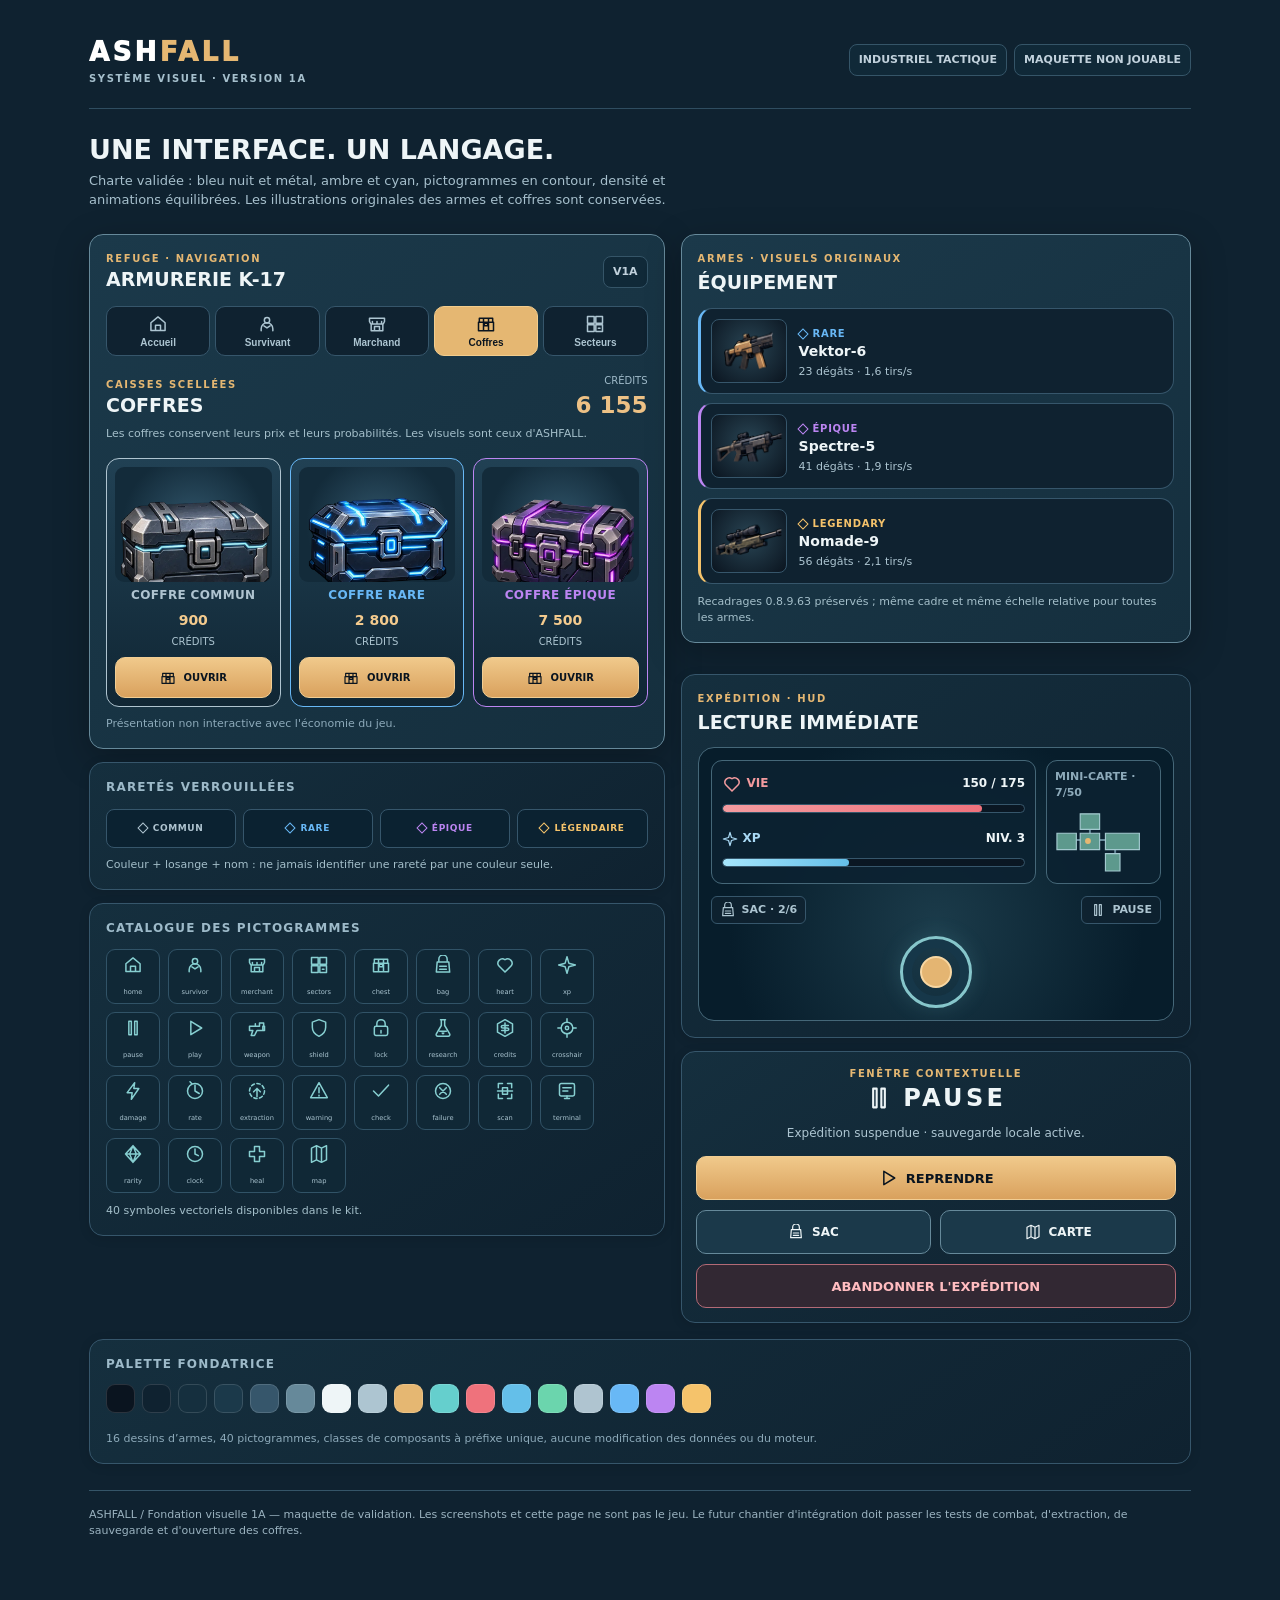
<file: ASHFALL_1A_Apercu.html>
<!doctype html><html lang="fr"><head><meta charset="utf-8"><meta name="viewport" content="width=device-width, initial-scale=1,viewport-fit=cover"><title>ASHFALL | Identité visuelle 1A</title><style>/* ASHFALL / SYSTEME VISUEL 1A / prefixe ash-ui. A charger APRES le CSS historique.
   Aucun selecteur actuel du moteur n'est surcharge dans cette fondation. */
:root {
  color-scheme:dark;
  --ash-void:#0a141f;
  --ash-bg:#0f2230;
  --ash-surface:#152f3e;
  --ash-surface-raised:#1b394a;
  --ash-surface-hover:#264657;
  --ash-border:#36566b;
  --ash-border-strong:#66899a;
  --ash-text:#eef5f7;
  --ash-text-muted:#adc5d1;
  --ash-text-subtle:#8daaba;
  --ash-amber:#e5b772;
  --ash-amber-hover:#f2cc8c;
  --ash-cyan:#65cfcd;
  --ash-health:#ef727c;
  --ash-xp:#64bfe9;
  --ash-success:#6bd5ad;
  --ash-warning:#efac6d;
  --ash-danger:#de8088;
  --ash-common:#afc4d0;
  --ash-rare:#68b8f6;
  --ash-epic:#bc85f2;
  --ash-legendary:#f5c36b;
  --ash-radius-xs:6px;
  --ash-radius-sm:10px;
  --ash-radius-md:14px;
  --ash-radius-lg:20px;
  --ash-space-1:4px;
  --ash-space-2:8px;
  --ash-space-3:12px;
  --ash-space-4:16px;
  --ash-space-5:20px;
  --ash-space-6:24px;
  --ash-shadow:0 10px 35px rgba(0,0,0,.25);
  --ash-glow-cyan:0 0 16px rgba(101,207,205,.20);
  --ash-glow-amber:0 0 15px rgba(229,183,114,.20);
  --ash-font:system-ui,-apple-system,"Segoe UI",sans-serif;
  --ash-tap-target:44px;
  --ash-ease:cubic-bezier(.22,1,.36,1);
  --ash-fast:140ms;
  --ash-normal:220ms;
  --ash-reveal:420ms;
}
/* Foundation styles, non-invasive: activate component by adding an ash-ui class. */
.ash-ui-root {font-family:var(--ash-font);color:var(--ash-text);background:var(--ash-bg);font-size:14px;line-height:1.45}
.ash-ui-root *, .ash-ui-root *::before, .ash-ui-root *::after {box-sizing:border-box}
.ash-ui-icon {display:inline-block;width:20px;height:20px;flex:0 0 auto;fill:none;stroke:currentColor;stroke-width:1.8;stroke-linecap:round;stroke-linejoin:round;vertical-align:-.23em}
.ash-ui-icon--sm {width:16px;height:16px}
.ash-ui-icon--lg {width:28px;height:28px}
.ash-ui-icon--xl {width:36px;height:36px}
.ash-ui-title{margin:0;color:var(--ash-text);font-weight:850;font-size:clamp(21px,5.5vw,27px);line-height:1.15;letter-spacing:.035em}
.ash-ui-kicker{margin:0;color:var(--ash-amber);font-size:10px;font-weight:850;line-height:1.5;letter-spacing:.16em;text-transform:uppercase}
.ash-ui-body{color:var(--ash-text-muted);line-height:1.55}
.ash-ui-caption{color:var(--ash-text-subtle);font-size:11px}
.ash-ui-card{min-width:0;padding:var(--ash-space-4);border:1px solid var(--ash-border);border-radius:var(--ash-radius-md);background:linear-gradient(145deg,var(--ash-surface),var(--ash-bg));box-shadow:0 2px 11px rgba(0,0,0,.12)}
.ash-ui-card--raised{border-color:var(--ash-border-strong);background:linear-gradient(145deg,var(--ash-surface-raised),var(--ash-surface));box-shadow:var(--ash-shadow)}
.ash-ui-card--compact{padding:var(--ash-space-3)}
.ash-ui-btn{min-height:var(--ash-tap-target);display:inline-flex;justify-content:center;align-items:center;gap:8px;border-radius:var(--ash-radius-sm);border:1px solid var(--ash-border-strong);background:var(--ash-surface-raised);color:var(--ash-text);font-family:var(--ash-font);font-size:13px;font-weight:800;text-align:center;padding:10px 14px;cursor:pointer;transition:background var(--ash-normal) var(--ash-ease),transform var(--ash-fast) var(--ash-ease),box-shadow var(--ash-normal) var(--ash-ease);touch-action:manipulation}
.ash-ui-btn:active:not(:disabled){transform:scale(.98)}
.ash-ui-btn:focus-visible,.ash-ui-tab:focus-visible {outline:2px solid var(--ash-cyan);outline-offset:3px}
.ash-ui-btn:disabled{opacity:.44;cursor:not-allowed}
.ash-ui-btn--primary{background:linear-gradient(#f0c98b,#d9a15d);border-color:#f1cd93;color:var(--ash-void)}
.ash-ui-btn--secondary{border-color:var(--ash-border-strong);background:var(--ash-surface-raised)}
.ash-ui-btn--quiet{background:transparent;border-color:var(--ash-border)}
.ash-ui-btn--danger{background:#322833;border-color:#b36a76;color:#ffbcc0}
.ash-ui-btn--block{width:100%}
.ash-ui-tab{min-width:0;min-height:var(--ash-tap-target);display:flex;align-items:center;justify-content:center;flex-direction:column;gap:3px;padding:7px 5px;border:1px solid var(--ash-border);border-radius:var(--ash-radius-sm);background:var(--ash-bg);color:var(--ash-text-muted);font-weight:700;font-size:10px;cursor:pointer}
.ash-ui-tab[aria-current="page"],.ash-ui-tab[aria-selected="true"]{color:var(--ash-void);background:var(--ash-amber);border-color:var(--ash-amber-hover)}
.ash-ui-tabs{display:grid;grid-template-columns:repeat(5,minmax(0,1fr));gap:5px}
.ash-ui-stat{display:grid;gap:4px;padding:10px 12px;border:1px solid var(--ash-border);border-radius:var(--ash-radius-sm);background:rgba(10,20,31,.55)}
.ash-ui-stat small{font-size:10px;font-weight:800;letter-spacing:.06em;color:var(--ash-text-subtle);text-transform:uppercase}
.ash-ui-stat strong{font-size:20px;line-height:1.15;color:var(--ash-text)}
.ash-ui-meter{height:9px;overflow:hidden;border-radius:999px;border:1px solid var(--ash-border);background:#0a1723}
.ash-ui-meter>span{display:block;height:100%;background:var(--ash-cyan);border-radius:999px}
.ash-ui-meter--hp>span{background:linear-gradient(90deg,#f49b9f,var(--ash-health))}
.ash-ui-meter--xp>span{background:linear-gradient(90deg,#a6e6fc,var(--ash-xp))}
.ash-ui-rarity{--ash-rarity:var(--ash-common);display:inline-flex;align-items:center;gap:6px;color:var(--ash-rarity);font-size:10px;font-weight:850;letter-spacing:.07em;text-transform:uppercase}
.ash-ui-rarity::before{content:"";display:inline-block;width:8px;height:8px;border:1.6px solid currentColor;transform:rotate(45deg)}
.ash-ui-rarity[data-rarity="common"]{--ash-rarity:var(--ash-common)}
.ash-ui-rarity[data-rarity="rare"]{--ash-rarity:var(--ash-rare)}
.ash-ui-rarity[data-rarity="epic"]{--ash-rarity:var(--ash-epic)}
.ash-ui-rarity[data-rarity="legendary"]{--ash-rarity:var(--ash-legendary)}
.ash-ui-item{--ash-item-color:var(--ash-common);display:grid;grid-template-columns:76px minmax(0,1fr);gap:12px;align-items:center;padding:10px;border:1px solid var(--ash-border);border-left:3px solid var(--ash-item-color);border-radius:var(--ash-radius-md);background:var(--ash-bg)}
.ash-ui-item[data-rarity="rare"]{--ash-item-color:var(--ash-rare)}
.ash-ui-item[data-rarity="epic"]{--ash-item-color:var(--ash-epic)}
.ash-ui-item[data-rarity="legendary"]{--ash-item-color:var(--ash-legendary)}
.ash-ui-item-image{width:76px;height:64px;display:grid;place-items:center;overflow:hidden;border-radius:8px;border:1px solid var(--ash-border);background:radial-gradient(circle at 50% 44%,#294554,var(--ash-void))}
.ash-ui-item-image img{display:block;width:100%;height:100%;object-fit:contain;object-position:50% 50%;transform:none!important;max-width:100%;max-height:100%;}
.ash-ui-item-title{display:block;font-size:14px;font-weight:850;color:var(--ash-text);line-height:1.2}
.ash-ui-item-meta{margin-top:4px;font-size:11px;color:var(--ash-text-muted)}
.ash-ui-modal-scrim{position:fixed;inset:0;z-index:8000;display:flex;justify-content:center;align-items:center;padding:max(20px,env(safe-area-inset-top)) 12px max(20px,env(safe-area-inset-bottom));background:rgba(3,12,20,.88);backdrop-filter:blur(7px)}
.ash-ui-modal{width:min(100%,430px);max-height:calc(100dvh - 40px);overflow-y:auto;overscroll-behavior:contain;padding:20px 16px;border:1px solid var(--ash-border-strong);border-radius:var(--ash-radius-lg);background:linear-gradient(155deg,var(--ash-surface-raised),var(--ash-bg));box-shadow:0 20px 65px rgba(0,0,0,.55)}
.ash-ui-chip{display:inline-flex;align-items:center;gap:6px;padding:5px 8px;border-radius:var(--ash-radius-xs);border:1px solid var(--ash-border);background:rgba(15,34,48,.8);color:var(--ash-text-muted);font-size:11px;font-weight:750}
.ash-ui-chest-image{display:grid;place-items:center;width:100%;height:134px;padding:2px;overflow:hidden;border-radius:var(--ash-radius-sm);background:radial-gradient(circle,#24475a,#102130 75%)}
.ash-ui-chest-image img{max-width:100%;max-height:100%;object-fit:contain;display:block}
@media(prefers-reduced-motion:reduce){.ash-ui-root *, .ash-ui-root *::before,.ash-ui-root *::after{animation-duration:.01ms!important;transition-duration:.01ms!important}}
@media(max-width:355px){.ash-ui-tabs{gap:3px}.ash-ui-tab{padding:5px 2px;font-size:9px}.ash-ui-card{padding:12px}}


body{margin:0;background:#07121c;color:#eef5f7;font-family:system-ui,-apple-system,Segoe UI,sans-serif}
.demo-shell{max-width:1150px;margin:0 auto;padding:30px 24px 66px}
.demo-head{display:flex;align-items:center;justify-content:space-between;gap:18px;padding:4px 0 22px;border-bottom:1px solid #2f4d60}
.demo-brand{font-size:26px;font-weight:950;letter-spacing:.13em;color:#fff}.demo-brand span{color:#e5b772}
.demo-tag{font-size:10px;color:#a6c0cd;letter-spacing:.16em;text-transform:uppercase;font-weight:850}
.demo-topline{display:flex;gap:7px;align-items:center;flex-wrap:wrap}
.demo-chip{padding:7px 9px;border-radius:8px;border:1px solid #355568;color:#c1d1dc;background:#102938;font-size:11px;font-weight:700}
.demo-title{margin:26px 0 6px;font-size:27px;line-height:1.1}.demo-subtitle{margin:0 0 24px;color:#a7c0cd;font-size:13px;max-width:630px;line-height:1.5}
.demo-main{display:grid;grid-template-columns:minmax(0,1.06fr) minmax(0,.94fr);gap:16px;align-items:start}
.demo-main>section{min-width:0}
.demo-group{display:grid;gap:13px}
.demo-card-head{display:flex;justify-content:space-between;align-items:center;gap:8px}
.demo-main-title{font-size:19px;font-weight:870;margin:0}.demo-caption{color:#a4bfca;font-size:11px;margin:4px 0 0}
.demo-counter{font-size:23px;color:#edc185;font-weight:850}
.demo-chest-list{display:grid;grid-template-columns:repeat(3,minmax(0,1fr));gap:9px;margin-top:16px}
.demo-chest{--tone:#afc4d0;min-width:0;border:1px solid var(--tone);border-radius:13px;background:linear-gradient(#214154,#102634);padding:8px;text-align:center;display:grid;gap:5px}
.demo-chest[data-rarity="rare"]{--tone:#68b8f6}
.demo-chest[data-rarity="epic"]{--tone:#bc85f2}
.demo-chest .ash-ui-chest-image{height:115px;background:radial-gradient(circle,#31556a,#132b3a 73%);border-radius:9px}
.demo-chest h4{font-size:12px;margin:0;color:var(--tone);letter-spacing:.03em}
.demo-chest strong{font-size:14px;color:#f4cb8e}.demo-chest small{font-size:10px;color:#adc5d1}
.demo-chest .ash-ui-btn{font-size:10px;min-height:41px;padding:7px 3px;margin-top:3px}
.demo-weapon-list{display:grid;gap:9px;margin-top:12px}
.demo-weapon-list .ash-ui-item{grid-template-columns:76px minmax(0,1fr)}
.demo-stats-row{display:grid;grid-template-columns:1fr 1fr;gap:9px}
.demo-stats-row .ash-ui-stat strong{font-size:21px}
.demo-demo-hud{border:1px solid #456778;border-radius:16px;overflow:hidden;background:radial-gradient(circle at 50% 65%,#1b3b4a,#071d2b 70%);min-height:260px;display:flex;flex-direction:column;padding:12px;gap:12px}
.demo-demo-hud-header{display:grid;grid-template-columns:minmax(0,1fr) 115px;gap:10px}
.demo-health{border-radius:11px;background:#0b2231e8;border:1px solid #456778;padding:10px;display:grid;gap:8px}
.demo-health-head{display:flex;align-items:center;justify-content:space-between;gap:7px;font-size:12px;font-weight:850}
.demo-health-head .status{display:inline-flex;align-items:center;gap:5px}.demo-health-head strong{font-size:12px}
.demo-map{border:1px solid #456778;border-radius:11px;background:#0b2231e8;padding:8px;display:grid;gap:4px}
.demo-map svg{width:100%;height:70px}
.demo-joystick{width:72px;height:72px;border-radius:50%;border:3px solid #86c6cb;box-shadow:0 0 0 9px #163749 inset,0 0 22px #75c9d42a;margin:auto;display:grid;place-items:center}
.demo-joystick::after{content:'';display:block;width:32px;height:32px;border-radius:50%;background:#e4b572;border:2px solid #f8d7a2}
.demo-hud-foot{display:flex;justify-content:space-between;gap:12px;align-items:center}
.demo-hud-foot .ash-ui-btn{font-size:12px}
.demo-pause{padding:14px;text-align:center}
.demo-pause-header{display:flex;gap:10px;align-items:center;justify-content:center;margin-bottom:8px}
.demo-pause-header h3{font-size:24px;margin:0;letter-spacing:.14em}
.demo-pause .ash-ui-body{font-size:12px;margin:7px 0 14px}
.demo-pause-buttons{display:grid;grid-template-columns:1fr 1fr;gap:9px;margin-top:10px}
.demo-pause-buttons .ash-ui-btn{font-size:12px;padding:7px}
.demo-rarity-grid{display:grid;grid-template-columns:repeat(4,minmax(0,1fr));gap:7px;margin-top:12px}
.demo-rarity-sample{display:flex;justify-content:center;padding:12px 3px;background:#0b2231;border:1px solid #36566b;border-radius:8px}
.demo-rarity-sample .ash-ui-rarity{font-size:9px}
.demo-section-title{font-size:12px;text-transform:uppercase;letter-spacing:.1em;color:#9dbac9;font-weight:850;margin:0 0 9px}
.demo-footer{border-top:1px solid #355568;margin-top:26px;padding-top:16px;font-size:11px;color:#9bb3c0}
.demo-icon-gallery{display:flex;flex-wrap:wrap;gap:8px;margin-top:12px}
.demo-icon-tile{width:54px;min-height:55px;display:grid;place-items:center;gap:2px;background:#102836;border:1px solid #315367;border-radius:9px;font-size:8px;color:#aac4d0}
.demo-icon-tile .ash-ui-icon{color:#87cfd1}
.demo-swatches{display:flex;gap:7px;margin:10px 0 14px;flex-wrap:wrap}
.demo-swatch{width:29px;height:29px;border:1px solid #ffffff22;border-radius:9px;display:block}
.demo-expedition{margin-top:18px}
@media(max-width:780px){.demo-shell{padding:22px 11px 50px}.demo-head{gap:8px}.demo-brand{font-size:22px}.demo-main{grid-template-columns:1fr;gap:13px}.demo-main-title{font-size:18px}.demo-title{font-size:24px}.demo-chest-list{gap:6px}.demo-chest{padding:5px}.demo-chest .ash-ui-chest-image{height:100px}.demo-chest strong{font-size:12px}.demo-chest h4{font-size:10px}.demo-rarity-grid{gap:4px}.demo-rarity-sample .ash-ui-rarity{font-size:8px}.demo-health{padding:9px}.demo-topline{display:none}}
</style></head><body class="ash-ui-root"><svg xmlns="http://www.w3.org/2000/svg" aria-hidden="true" focusable="false" style="position:absolute;width:0;height:0;overflow:hidden">
<defs>
<!-- ASHFALL / Iconographie tactique. 24 x 24, tracé 1,8 px, arrondis discrets. Aucun emoji. -->
<symbol id="ash-i-home" viewBox="0 0 24 24"><path d="m3.5 10.5 8.5-7 8.5 7v9.3H3.5zM9 19.8v-6.2h6v6.2"/></symbol>
<symbol id="ash-i-survivor" viewBox="0 0 24 24"><circle cx="12" cy="7.5" r="3.2"/><path d="M5 20v-2.4a7 7 0 0 1 14 0V20M8.3 14.2l3.7 2.5 3.7-2.5"/></symbol>
<symbol id="ash-i-merchant" viewBox="0 0 24 24"><path d="M3 9V5h18v4l-1.5 3H4.5zM5 12v8h14v-8M9 20v-5h6v5M6.5 9v2.3m5.5-2.3v2.3M17.5 9v2.3"/></symbol>
<symbol id="ash-i-sectors" viewBox="0 0 24 24"><path d="M3 3h8v8H3zM13 3h8v8h-8zM3 13h8v8H3zM13 13h8v8h-8z"/><path d="M16 17h2"/></symbol>
<symbol id="ash-i-chest" viewBox="0 0 24 24"><path d="M3 10h18v10H3zM4 5h16v5H4zM9 5v15M15 5v15M10 11h4v3h-4z"/></symbol>
<symbol id="ash-i-bag" viewBox="0 0 24 24"><path d="M7 7V5a5 5 0 0 1 10 0v2M5 8.5h14l1 12H4zM8 13.5h8M8 17h8"/></symbol>
<symbol id="ash-i-heart" viewBox="0 0 24 24"><path d="M12 20.5 4.5 13A5.3 5.3 0 0 1 12 5.7 5.3 5.3 0 0 1 19.5 13z"/></symbol>
<symbol id="ash-i-xp" viewBox="0 0 24 24"><path d="m12 2 2.2 7.8L22 12l-7.8 2.2L12 22l-2.2-7.8L2 12l7.8-2.2z"/></symbol>
<symbol id="ash-i-pause" viewBox="0 0 24 24"><path d="M7 4h3v16H7zM14 4h3v16h-3z"/></symbol>
<symbol id="ash-i-play" viewBox="0 0 24 24"><path d="m7 4 13 8-13 8z"/></symbol>
<symbol id="ash-i-close" viewBox="0 0 24 24"><path d="M5 5 19 19M19 5 5 19"/></symbol>
<symbol id="ash-i-back" viewBox="0 0 24 24"><path d="m11 4-8 8 8 8M4 12h16"/></symbol>
<symbol id="ash-i-arrow-right" viewBox="0 0 24 24"><path d="M4 12h16m-7-7 7 7-7 7"/></symbol>
<symbol id="ash-i-weapon" viewBox="0 0 24 24"><path d="M3 10h12V6h5v4h1v5h-9l-3 6H5l2-6H3zM10 10V7m9 3v5"/></symbol>
<symbol id="ash-i-shield" viewBox="0 0 24 24"><path d="m12 2 8 3v6c0 5.4-3 8.6-8 11-5-2.4-8-5.6-8-11V5z"/></symbol>
<symbol id="ash-i-lock" viewBox="0 0 24 24"><rect x="4" y="10" width="16" height="11" rx="2"/><path d="M7 10V7a5 5 0 0 1 10 0v3m-5 5v3"/></symbol>
<symbol id="ash-i-research" viewBox="0 0 24 24"><path d="M9 2h6M10 2v7L4 19a2 2 0 0 0 1.7 3h12.6A2 2 0 0 0 20 19l-6-10V2M8 16h8"/><path d="m11 18 1 1 1-1"/></symbol>
<symbol id="ash-i-credits" viewBox="0 0 24 24"><path d="m12 2 9 5v10l-9 5-9-5V7zM12 6v12m4-9H9.6c-2.8 0-2.8 3 0 3h4.8c2.8 0 2.8 3 0 3H8"/></symbol>
<symbol id="ash-i-crosshair" viewBox="0 0 24 24"><circle cx="12" cy="12" r="7"/><circle cx="12" cy="12" r="2"/><path d="M12 1v4m0 14v4M1 12h4m14 0h4"/></symbol>
<symbol id="ash-i-damage" viewBox="0 0 24 24"><path d="m14 2-9 12h6l-1 8 9-13h-6z"/></symbol>
<symbol id="ash-i-rate" viewBox="0 0 24 24"><circle cx="12" cy="12" r="9"/><path d="M12 5v7l5 3M8 3l-2-2"/></symbol>
<symbol id="ash-i-extraction" viewBox="0 0 24 24"><circle cx="12" cy="12" r="9" stroke-dasharray="4 3"/><path d="m8 13 4-4 4 4M12 9v10"/></symbol>
<symbol id="ash-i-warning" viewBox="0 0 24 24"><path d="m12 2 10 18H2zM12 8v6m0 3v1"/></symbol>
<symbol id="ash-i-check" viewBox="0 0 24 24"><path d="m3 12 6 6L21 5"/></symbol>
<symbol id="ash-i-failure" viewBox="0 0 24 24"><circle cx="12" cy="12" r="9"/><path d="m8 8 8 8m0-8-8 8"/></symbol>
<symbol id="ash-i-scan" viewBox="0 0 24 24"><path d="M9 3H4v5m11-5h5v5M4 16v5h5m11-5v5h-5M3 12h18M9 8h6v8H9z"/></symbol>
<symbol id="ash-i-terminal" viewBox="0 0 24 24"><rect x="3" y="3" width="18" height="15" rx="2"/><path d="M9 21h6M12 18v3M7 8h10M7 12h6"/></symbol>
<symbol id="ash-i-options" viewBox="0 0 24 24"><path d="M4 6h16M4 12h16M4 18h16"/><circle cx="9" cy="6" r="2" fill="var(--ash-bg,#0f2230)"/><circle cx="16" cy="12" r="2" fill="var(--ash-bg,#0f2230)"/><circle cx="10" cy="18" r="2" fill="var(--ash-bg,#0f2230)"/></symbol>
<symbol id="ash-i-info" viewBox="0 0 24 24"><circle cx="12" cy="12" r="9"/><path d="M12 11v6m0-10v1"/></symbol>
<symbol id="ash-i-clock" viewBox="0 0 24 24"><circle cx="12" cy="12" r="9"/><path d="M12 6v6l4 2"/></symbol>
<symbol id="ash-i-skull" viewBox="0 0 24 24"><path d="M5 15a8 8 0 1 1 14 0l-2 2v4H7v-4zM9 21v-3m6 3v-3"/><circle cx="9" cy="12" r="1.3"/><circle cx="15" cy="12" r="1.3"/><path d="m12 14-1 2h2z"/></symbol>
<symbol id="ash-i-spark" viewBox="0 0 24 24"><path d="m12 2 2.4 7.6L22 12l-7.6 2.4L12 22l-2.4-7.6L2 12l7.6-2.4z"/></symbol>
<symbol id="ash-i-upgrade" viewBox="0 0 24 24"><path d="M12 21V3m-6 7 6-7 6 7M4 21h16"/></symbol>
<symbol id="ash-i-sort" viewBox="0 0 24 24"><path d="M5 5h14M7 10h10M9 15h6M11 20h2"/></symbol>
<symbol id="ash-i-eye" viewBox="0 0 24 24"><path d="M2 12q10-14 20 0-10 14-20 0z"/><circle cx="12" cy="12" r="3"/></symbol>
<symbol id="ash-i-rarity" viewBox="0 0 24 24"><path d="m12 2 9 10-9 10L3 12zM3 12h18m-9-10-4 10 4 10 4-10z"/></symbol>
<symbol id="ash-i-map" viewBox="0 0 24 24"><path d="m3 5 6-3 6 3 6-3v17l-6 3-6-3-6 3zM9 2v17m6-14v17"/></symbol>
<symbol id="ash-i-download" viewBox="0 0 24 24"><path d="M12 3v13m-5-5 5 5 5-5M3 19v3h18v-3"/></symbol>
<symbol id="ash-i-heal" viewBox="0 0 24 24"><path d="M9 3h6v6h6v6h-6v6H9v-6H3V9h6z"/></symbol>
<symbol id="ash-i-ammo" viewBox="0 0 24 24"><path d="m8 3 4-2 4 2v18H8zM8 7h8M10 17h4"/></symbol>
</defs></svg>
<main class="demo-shell"><header class="demo-head"><div><div class="demo-brand">ASH<span>FALL</span></div><div class="demo-tag">Système visuel · Version 1A</div></div><div class="demo-topline"><span class="demo-chip">INDUSTRIEL TACTIQUE</span><span class="demo-chip">MAQUETTE NON JOUABLE</span></div></header><h1 class="demo-title">UNE INTERFACE. UN LANGAGE.</h1><p class="demo-subtitle">Charte validée : bleu nuit et métal, ambre et cyan, pictogrammes en contour, densité et animations équilibrées. Les illustrations originales des armes et coffres sont conservées.</p><div class="demo-main"><section class="demo-group"><div class="ash-ui-card ash-ui-card--raised"><div class="demo-card-head"><div><p class="ash-ui-kicker">REFUGE · NAVIGATION</p><h2 class="demo-main-title">ARMURERIE K-17</h2></div><span class="demo-chip">V1A</span></div><div class="ash-ui-tabs" style="margin-top:13px"><button class="ash-ui-tab" aria-current="false" onclick="document.querySelectorAll('.ash-ui-tab').forEach(x=>x.setAttribute('aria-current','false'));this.setAttribute('aria-current','page')" type="button"><svg class="ash-ui-icon " aria-hidden="true"><use href="#ash-i-home"></use></svg>Accueil</button><button class="ash-ui-tab" aria-current="false" onclick="document.querySelectorAll('.ash-ui-tab').forEach(x=>x.setAttribute('aria-current','false'));this.setAttribute('aria-current','page')" type="button"><svg class="ash-ui-icon " aria-hidden="true"><use href="#ash-i-survivor"></use></svg>Survivant</button><button class="ash-ui-tab" aria-current="false" onclick="document.querySelectorAll('.ash-ui-tab').forEach(x=>x.setAttribute('aria-current','false'));this.setAttribute('aria-current','page')" type="button"><svg class="ash-ui-icon " aria-hidden="true"><use href="#ash-i-merchant"></use></svg>Marchand</button><button class="ash-ui-tab" aria-current="page" onclick="document.querySelectorAll('.ash-ui-tab').forEach(x=>x.setAttribute('aria-current','false'));this.setAttribute('aria-current','page')" type="button"><svg class="ash-ui-icon " aria-hidden="true"><use href="#ash-i-chest"></use></svg>Coffres</button><button class="ash-ui-tab" aria-current="false" onclick="document.querySelectorAll('.ash-ui-tab').forEach(x=>x.setAttribute('aria-current','false'));this.setAttribute('aria-current','page')" type="button"><svg class="ash-ui-icon " aria-hidden="true"><use href="#ash-i-sectors"></use></svg>Secteurs</button></div><div class="demo-card-head" style="margin-top:18px"><div><p class="ash-ui-kicker">CAISSES SCELLÉES</p><h3 class="demo-main-title">COFFRES</h3></div><div style="text-align:right"><small style="display:block;color:#9fbac9;font-size:10px">CRÉDITS</small><strong class="demo-counter">6 155</strong></div></div><p class="demo-caption">Les coffres conservent leurs prix et leurs probabilités. Les visuels sont ceux d'ASHFALL.</p><div class="demo-chest-list"><div class="demo-chest" data-rarity="common"><div class="ash-ui-chest-image"><img alt="Coffre commun ASHFALL" src="[data-uri]"></div><h4>COFFRE COMMUN</h4><strong>900</strong><small>CRÉDITS</small><button class="ash-ui-btn ash-ui-btn--primary" type="button" onclick="document.querySelector('#demo-notice').textContent='Maquette : achat non exécuté'"><svg class="ash-ui-icon ash-ui-icon--sm" aria-hidden="true"><use href="#ash-i-chest"></use></svg> OUVRIR</button></div><div class="demo-chest" data-rarity="rare"><div class="ash-ui-chest-image"><img alt="Coffre rare ASHFALL" src="[data-uri]"></div><h4>COFFRE RARE</h4><strong>2 800</strong><small>CRÉDITS</small><button class="ash-ui-btn ash-ui-btn--primary" type="button" onclick="document.querySelector('#demo-notice').textContent='Maquette : achat non exécuté'"><svg class="ash-ui-icon ash-ui-icon--sm" aria-hidden="true"><use href="#ash-i-chest"></use></svg> OUVRIR</button></div><div class="demo-chest" data-rarity="epic"><div class="ash-ui-chest-image"><img alt="Coffre épique ASHFALL" src="[data-uri]"></div><h4>COFFRE ÉPIQUE</h4><strong>7 500</strong><small>CRÉDITS</small><button class="ash-ui-btn ash-ui-btn--primary" type="button" onclick="document.querySelector('#demo-notice').textContent='Maquette : achat non exécuté'"><svg class="ash-ui-icon ash-ui-icon--sm" aria-hidden="true"><use href="#ash-i-chest"></use></svg> OUVRIR</button></div></div><div id="demo-notice" class="ash-ui-caption" style="margin-top:9px">Présentation non interactive avec l'économie du jeu.</div></div><div class="ash-ui-card"><p class="demo-section-title">Raretés verrouillées</p><div class="demo-rarity-grid"><div class="demo-rarity-sample"><span class="ash-ui-rarity" data-rarity="common">Commun</span></div><div class="demo-rarity-sample"><span class="ash-ui-rarity" data-rarity="rare">Rare</span></div><div class="demo-rarity-sample"><span class="ash-ui-rarity" data-rarity="epic">Épique</span></div><div class="demo-rarity-sample"><span class="ash-ui-rarity" data-rarity="legendary">Légendaire</span></div></div><p class="demo-caption" style="margin-top:9px">Couleur + losange + nom : ne jamais identifier une rareté par une couleur seule.</p></div><div class="ash-ui-card"><p class="demo-section-title">Catalogue des pictogrammes</p><div class="demo-icon-gallery"><span class="demo-icon-tile"><svg class="ash-ui-icon " aria-hidden="true"><use href="#ash-i-home"></use></svg><small>home</small></span><span class="demo-icon-tile"><svg class="ash-ui-icon " aria-hidden="true"><use href="#ash-i-survivor"></use></svg><small>survivor</small></span><span class="demo-icon-tile"><svg class="ash-ui-icon " aria-hidden="true"><use href="#ash-i-merchant"></use></svg><small>merchant</small></span><span class="demo-icon-tile"><svg class="ash-ui-icon " aria-hidden="true"><use href="#ash-i-sectors"></use></svg><small>sectors</small></span><span class="demo-icon-tile"><svg class="ash-ui-icon " aria-hidden="true"><use href="#ash-i-chest"></use></svg><small>chest</small></span><span class="demo-icon-tile"><svg class="ash-ui-icon " aria-hidden="true"><use href="#ash-i-bag"></use></svg><small>bag</small></span><span class="demo-icon-tile"><svg class="ash-ui-icon " aria-hidden="true"><use href="#ash-i-heart"></use></svg><small>heart</small></span><span class="demo-icon-tile"><svg class="ash-ui-icon " aria-hidden="true"><use href="#ash-i-xp"></use></svg><small>xp</small></span><span class="demo-icon-tile"><svg class="ash-ui-icon " aria-hidden="true"><use href="#ash-i-pause"></use></svg><small>pause</small></span><span class="demo-icon-tile"><svg class="ash-ui-icon " aria-hidden="true"><use href="#ash-i-play"></use></svg><small>play</small></span><span class="demo-icon-tile"><svg class="ash-ui-icon " aria-hidden="true"><use href="#ash-i-weapon"></use></svg><small>weapon</small></span><span class="demo-icon-tile"><svg class="ash-ui-icon " aria-hidden="true"><use href="#ash-i-shield"></use></svg><small>shield</small></span><span class="demo-icon-tile"><svg class="ash-ui-icon " aria-hidden="true"><use href="#ash-i-lock"></use></svg><small>lock</small></span><span class="demo-icon-tile"><svg class="ash-ui-icon " aria-hidden="true"><use href="#ash-i-research"></use></svg><small>research</small></span><span class="demo-icon-tile"><svg class="ash-ui-icon " aria-hidden="true"><use href="#ash-i-credits"></use></svg><small>credits</small></span><span class="demo-icon-tile"><svg class="ash-ui-icon " aria-hidden="true"><use href="#ash-i-crosshair"></use></svg><small>crosshair</small></span><span class="demo-icon-tile"><svg class="ash-ui-icon " aria-hidden="true"><use href="#ash-i-damage"></use></svg><small>damage</small></span><span class="demo-icon-tile"><svg class="ash-ui-icon " aria-hidden="true"><use href="#ash-i-rate"></use></svg><small>rate</small></span><span class="demo-icon-tile"><svg class="ash-ui-icon " aria-hidden="true"><use href="#ash-i-extraction"></use></svg><small>extraction</small></span><span class="demo-icon-tile"><svg class="ash-ui-icon " aria-hidden="true"><use href="#ash-i-warning"></use></svg><small>warning</small></span><span class="demo-icon-tile"><svg class="ash-ui-icon " aria-hidden="true"><use href="#ash-i-check"></use></svg><small>check</small></span><span class="demo-icon-tile"><svg class="ash-ui-icon " aria-hidden="true"><use href="#ash-i-failure"></use></svg><small>failure</small></span><span class="demo-icon-tile"><svg class="ash-ui-icon " aria-hidden="true"><use href="#ash-i-scan"></use></svg><small>scan</small></span><span class="demo-icon-tile"><svg class="ash-ui-icon " aria-hidden="true"><use href="#ash-i-terminal"></use></svg><small>terminal</small></span><span class="demo-icon-tile"><svg class="ash-ui-icon " aria-hidden="true"><use href="#ash-i-rarity"></use></svg><small>rarity</small></span><span class="demo-icon-tile"><svg class="ash-ui-icon " aria-hidden="true"><use href="#ash-i-clock"></use></svg><small>clock</small></span><span class="demo-icon-tile"><svg class="ash-ui-icon " aria-hidden="true"><use href="#ash-i-heal"></use></svg><small>heal</small></span><span class="demo-icon-tile"><svg class="ash-ui-icon " aria-hidden="true"><use href="#ash-i-map"></use></svg><small>map</small></span></div><p class="demo-caption" style="margin-top:10px">40 symboles vectoriels disponibles dans le kit.</p></div></section><section class="demo-group"><div class="ash-ui-card ash-ui-card--raised"><p class="ash-ui-kicker">ARMES · VISUELS ORIGINAUX</p><h2 class="demo-main-title" style="margin-top:3px">ÉQUIPEMENT</h2><div class="demo-weapon-list"><div class="ash-ui-item" data-rarity="rare"><span class="ash-ui-item-image"><img alt="Vektor-6" src="[data-uri]"></span><div><span class="ash-ui-rarity" data-rarity="rare">Rare</span><b class="ash-ui-item-title">Vektor-6</b><div class="ash-ui-item-meta">23 dégâts · 1,6 tirs/s</div></div></div><div class="ash-ui-item" data-rarity="epic"><span class="ash-ui-item-image"><img alt="Spectre-5" src="[data-uri]"></span><div><span class="ash-ui-rarity" data-rarity="epic">Épique</span><b class="ash-ui-item-title">Spectre-5</b><div class="ash-ui-item-meta">41 dégâts · 1,9 tirs/s</div></div></div><div class="ash-ui-item" data-rarity="legendary"><span class="ash-ui-item-image"><img alt="Nomade-9" src="[data-uri]"></span><div><span class="ash-ui-rarity" data-rarity="legendary">Legendary</span><b class="ash-ui-item-title">Nomade-9</b><div class="ash-ui-item-meta">56 dégâts · 2,1 tirs/s</div></div></div></div><p class="demo-caption" style="margin-top:10px">Recadrages 0.8.9.63 préservés ; même cadre et même échelle relative pour toutes les armes.</p></div><div class="ash-ui-card demo-expedition"><p class="ash-ui-kicker">EXPÉDITION · HUD</p><h2 class="demo-main-title" style="margin:3px 0 10px">LECTURE IMMÉDIATE</h2><div class="demo-demo-hud"><div class="demo-demo-hud-header"><div class="demo-health"><div class="demo-health-head"><span class="status" style="color:#f29a9e"><svg class="ash-ui-icon " aria-hidden="true"><use href="#ash-i-heart"></use></svg> VIE</span><strong>150 / 175</strong></div><div class="ash-ui-meter ash-ui-meter--hp"><span style="width:86%"></span></div><div class="demo-health-head"><span class="status" style="color:#a9d9f4"><svg class="ash-ui-icon ash-ui-icon--sm" aria-hidden="true"><use href="#ash-i-xp"></use></svg> XP</span><strong>NIV. 3</strong></div><div class="ash-ui-meter ash-ui-meter--xp"><span style="width:42%"></span></div></div><div class="demo-map"><span class="ash-ui-caption" style="font-weight:800">MINI-CARTE · 7/50</span><svg viewBox="0 0 100 70" aria-label="Carte illustrative"><path d="M12 35h72M36 35V13M62 35V57" stroke="#66899a" stroke-width="2" fill="none"/><path d="M2 28h20v17H2zM26 28h20v17H26zM26 8h20v16H26zM52 28h35v17H52zM52 49h15v18H52z" fill="#5d998d" stroke="#a3c9cf" stroke-width="1.2"/><circle cx="34" cy="36" r="3" fill="#e5b772"/></svg></div></div><div class="demo-hud-foot"><span class="ash-ui-chip"><svg class="ash-ui-icon ash-ui-icon--sm" aria-hidden="true"><use href="#ash-i-bag"></use></svg> SAC · 2/6</span><span class="ash-ui-chip"><svg class="ash-ui-icon ash-ui-icon--sm" aria-hidden="true"><use href="#ash-i-pause"></use></svg> PAUSE</span></div><div class="demo-joystick"></div></div></div><div class="ash-ui-card demo-pause"><p class="ash-ui-kicker">FENÊTRE CONTEXTUELLE</p><div class="demo-pause-header"><svg class="ash-ui-icon ash-ui-icon--lg" aria-hidden="true"><use href="#ash-i-pause"></use></svg><h3>PAUSE</h3></div><p class="ash-ui-body">Expédition suspendue · sauvegarde locale active.</p><button class="ash-ui-btn ash-ui-btn--primary ash-ui-btn--block" type="button"><svg class="ash-ui-icon " aria-hidden="true"><use href="#ash-i-play"></use></svg> REPRENDRE</button><div class="demo-pause-buttons"><button class="ash-ui-btn ash-ui-btn--secondary"><svg class="ash-ui-icon ash-ui-icon--sm" aria-hidden="true"><use href="#ash-i-bag"></use></svg> SAC</button><button class="ash-ui-btn ash-ui-btn--secondary"><svg class="ash-ui-icon ash-ui-icon--sm" aria-hidden="true"><use href="#ash-i-map"></use></svg> CARTE</button></div><button class="ash-ui-btn ash-ui-btn--danger ash-ui-btn--block" style="margin-top:10px" type="button">ABANDONNER L'EXPÉDITION</button></div></section></div><div class="ash-ui-card" style="margin-top:16px"><p class="demo-section-title">Palette fondatrice</p><div class="demo-swatches"><span class="demo-swatch" style="background:#0a141f" title="--ash-void: #0a141f"></span><span class="demo-swatch" style="background:#0f2230" title="--ash-bg: #0f2230"></span><span class="demo-swatch" style="background:#152f3e" title="--ash-surface: #152f3e"></span><span class="demo-swatch" style="background:#1b394a" title="--ash-surface-raised: #1b394a"></span><span class="demo-swatch" style="background:#36566b" title="--ash-border: #36566b"></span><span class="demo-swatch" style="background:#66899a" title="--ash-border-strong: #66899a"></span><span class="demo-swatch" style="background:#eef5f7" title="--ash-text: #eef5f7"></span><span class="demo-swatch" style="background:#adc5d1" title="--ash-text-muted: #adc5d1"></span><span class="demo-swatch" style="background:#e5b772" title="--ash-amber: #e5b772"></span><span class="demo-swatch" style="background:#65cfcd" title="--ash-cyan: #65cfcd"></span><span class="demo-swatch" style="background:#ef727c" title="--ash-health: #ef727c"></span><span class="demo-swatch" style="background:#64bfe9" title="--ash-xp: #64bfe9"></span><span class="demo-swatch" style="background:#6bd5ad" title="--ash-success: #6bd5ad"></span><span class="demo-swatch" style="background:#afc4d0" title="--ash-common: #afc4d0"></span><span class="demo-swatch" style="background:#68b8f6" title="--ash-rare: #68b8f6"></span><span class="demo-swatch" style="background:#bc85f2" title="--ash-epic: #bc85f2"></span><span class="demo-swatch" style="background:#f5c36b" title="--ash-legendary: #f5c36b"></span></div><small class="ash-ui-caption">16 dessins d’armes, 40 pictogrammes, classes de composants à préfixe unique, aucune modification des données ou du moteur.</small></div><footer class="demo-footer">ASHFALL / Fondation visuelle 1A — maquette de validation. Les screenshots et cette page ne sont pas le jeu. Le futur chantier d'intégration doit passer les tests de combat, d'extraction, de sauvegarde et d'ouverture des coffres.</footer></main></body></html>
</file>
